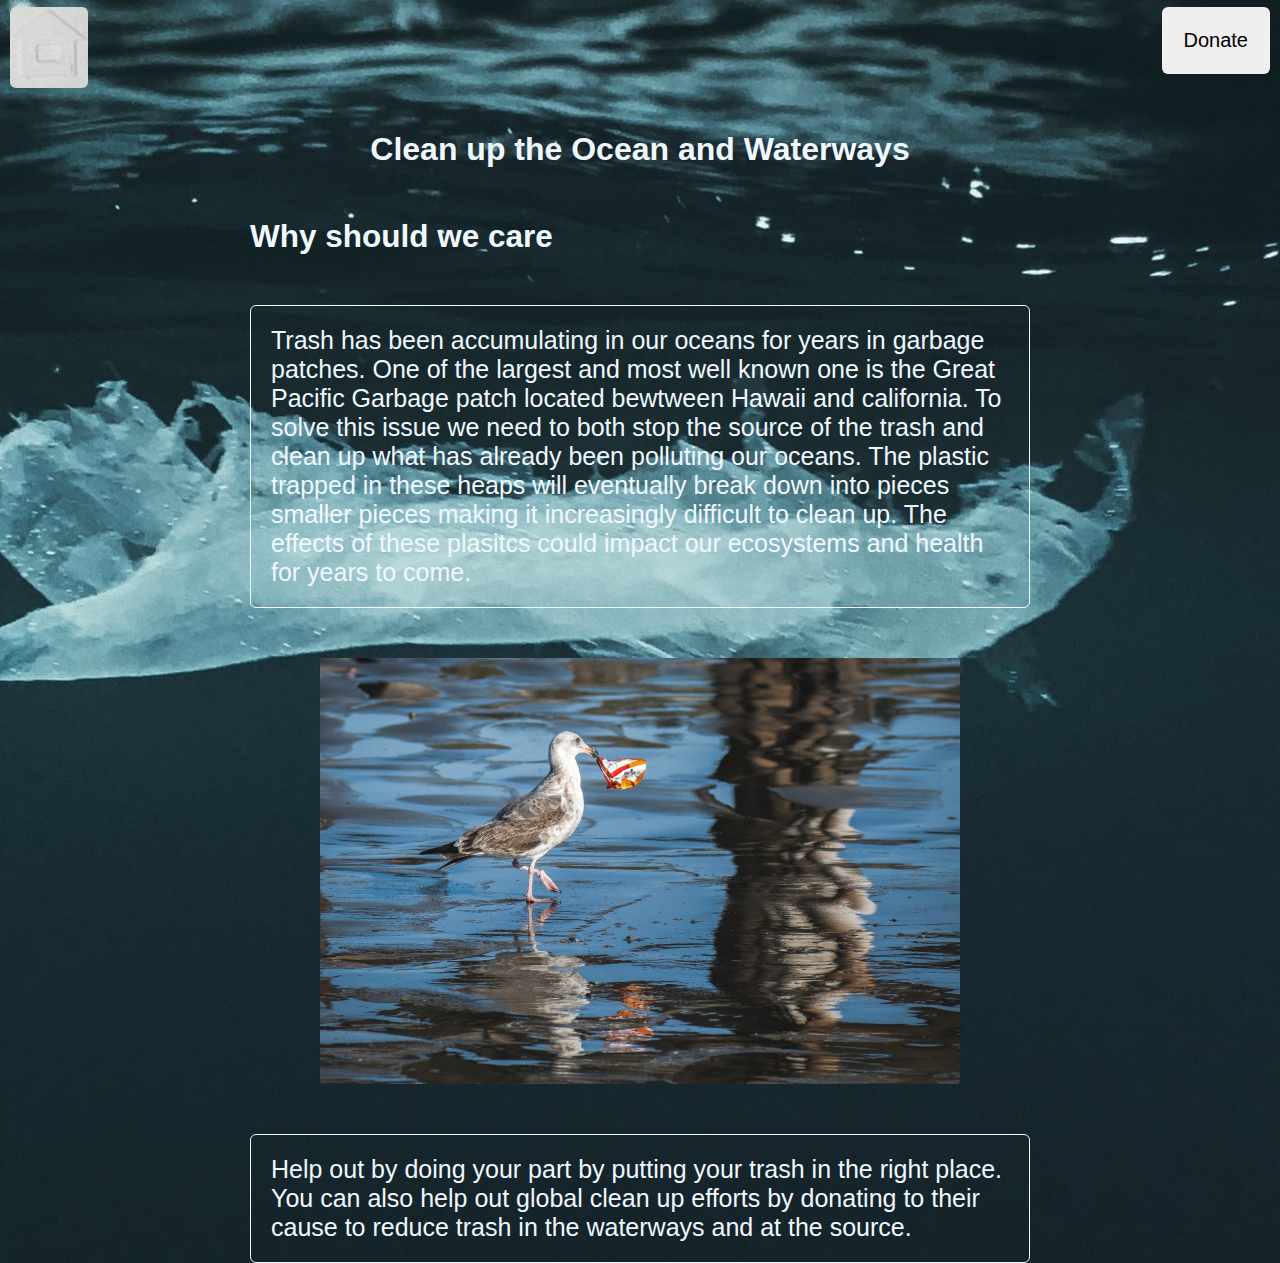
<file: index.html>
<html>
<head>
    <title>HTML & CSS</title>
    <link href="./styles/styles.css" rel="stylesheet">
</head>
<body>
    <nav>
        <a href="index.html">
            <img src="./images/homeButton.jpg" class="nav-logo" />
        </a>
        <header>
            <ul class="nav-items">
                <a href="about.html">
                    <button class="donate">
                        <li>Donate</li>
                    </button>
                </a>
            </ul>
        </header>
    </nav>
    <header>
        <h1 class="home-header">Clean up the Ocean and Waterways<h1>
    </header>
    <main>
        <h2 class="why-care-header">Why should we care</h2>
        <p class="why-care">
            Trash has been accumulating in our oceans
            for years in garbage patches. One of the largest
            and most well known one is the Great Pacific Garbage patch
            located bewtween Hawaii and california. To solve this issue we need
            to both stop the source of the trash and clean up what has already been
            polluting our oceans. The plastic trapped in these heaps will eventually
            break down into pieces smaller pieces making it increasingly difficult
            to clean up. The effects of these plasitcs could impact our ecosystems
            and health for years to come. 
        </p>
        <img src="./images/tim-mossholder-qq-8dpdlBsY-unsplash.jpg" class="main-img" />
        <p class="bottom-text">Help out by doing your part by putting your trash in the right place.
            You can also help out global clean up efforts by donating to their cause 
            to reduce trash in the waterways and at the source.
        </p>
    </main>
</body>
</file>
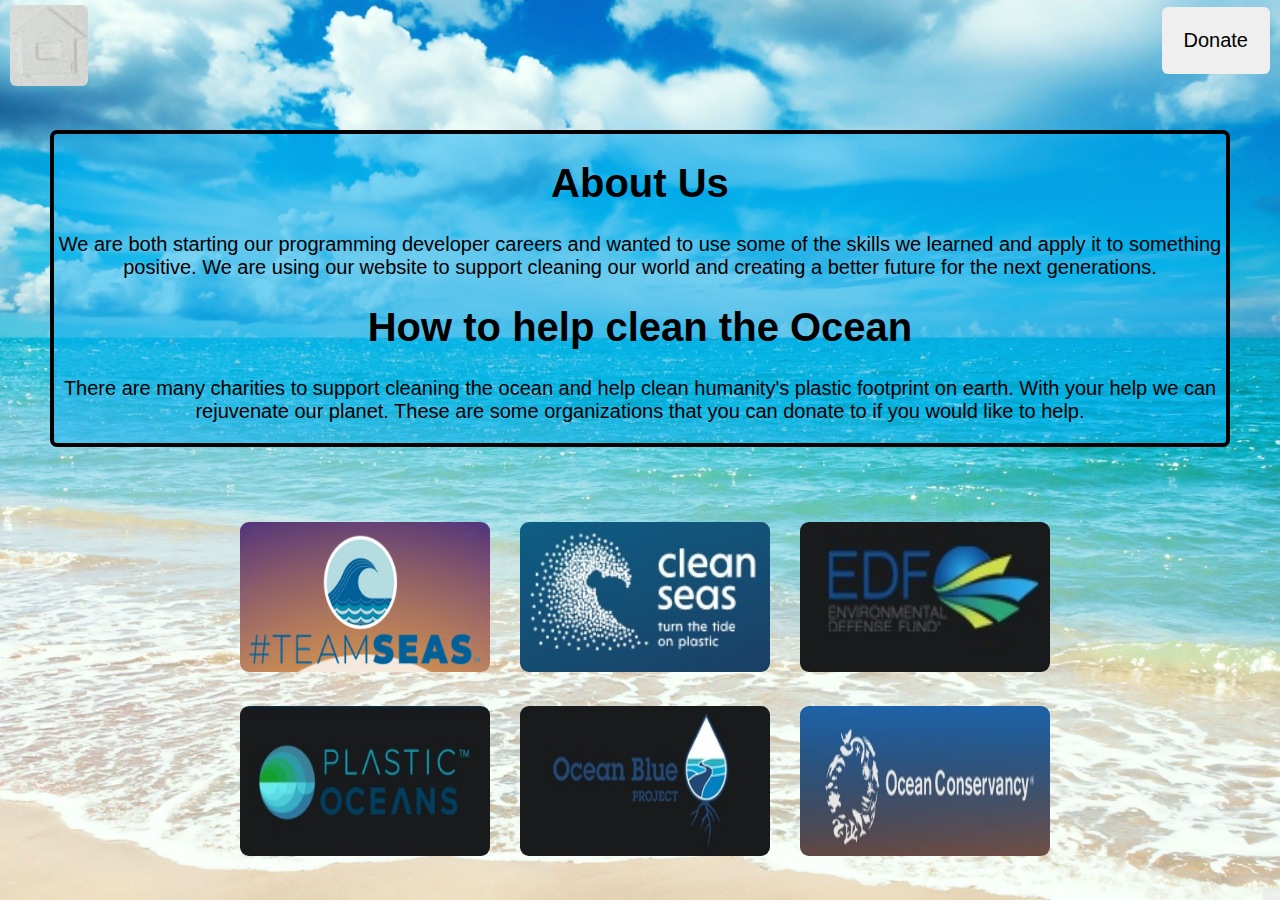
<file: about.html>
<!DOCTYPE html>

<html lang="en">
<head>
    <link rel="stylesheet" href="./styles/styles2.css">
    <meta charset="UTF-8">
    <meta name="viewport" content="width=device-width, initial-scale=1.0">
    <title>About the Seas</title>
</head>
<body>
    <nav class="newNav">
        <a href="index.html">
            <img src="./images/homeButton.jpg" class="nav-logo" />
        </a>
        <header>
            <ul class="nav-items">
                <a href="about.html">
                    <button class="donate">
                        <li>Donate</li>
                    </button>
                </a>
            </ul>
        </header>
    </nav>
    <div class="box">
        <h1>About Us</h1>
        <p>We are both starting our programming developer careers and wanted to use some of the skills we learned and
            apply it to something positive. We are using our website to support cleaning our world and creating a
            better future for the next generations.
        </p>
        <h1>How to help clean the Ocean</h1>
        <p>There are many charities to support cleaning the ocean and help clean humanity's plastic footprint on earth.
            With your help we can rejuvenate our planet. These are some organizations that you can donate to if you
            would like to help. </p>
    </div>
    <div class="shade">
        <div class="card">
            <a class="links shrink" href="https://teamseas.org/">
                <img class="pics " src="./images/teamseas.png">
            </a>
            <a class="links shrink" href="https://www.cleanseas.org/">
                <img class="pics" src="./images/clean.jpg">
            </a>
            <a class="links shrink" href="https://www.edf.org/">
                <img class="pics" src="./images/edf.jpg">
            </a>
        </div>
        <div class="card2">
            <a class="links shrink" href="https://plasticoceans.org/">
                <img class="pics" src="./images/plasticoceans.jpg">
            </a>
            <a class="links shrink" href="https://oceanblueproject.org/">
                <img class="pics" src="./images/oceanblue.jpg">
            </a>
            <a class="links shrink" href="https://oceanconservancy.org/">
                <img class="pics" src="./images/oceancon.jpg">
            </a>
            <div></div>
        </div>
    </div>
</body>
</html>
</file>
<file: styles/styles.css>
main{
    font-size: 21px;
    
}

body{
    margin: 0;
    background-image: url("../images/naja-bertolt-jensen-ex7EKxqShxk-unsplash.jpg");
    height: 100%;
    background-size: fill;
    background-position: center; 
    background-repeat: no-repeat;
    margin-bottom: 30px
}

p{
    font-size:25px;
}

nav {
    display: flex;
    align-items: center;
    padding:30px 0px;
    height: 20px;
    background: none;
    justify-content: space-between;
    background-repeat: no-repeat;
    background-size: cover;
    background-position: center center; 
}

.nav-items{
    list-style: none;
    display: flex;
    text-align: right;
}

.nav-items > li {
    
    font-size: 20px;
    
}

.nav-logo {
    width: 78px;
    border-radius: 6px;
    margin-left:10px ;
    margin-top:15px;
}

.why-care-header{
    color:aliceblue;
    font-family: 'Spline Sans', sans-serif;
    margin-left: 250px;
    margin-top: 50px
}

.why-care {
    color:aliceblue;
    font-family: 'Spline Sans', sans-serif;
    margin: 50px 250px;
    border: 1px solid aliceblue;
    padding: 20px;
    width: auto;
    height: auto;
    
    border-radius: 6px;
}

.home-header{
    padding-top:30px;
    text-align: center;
    color:aliceblue;
    font-family: 'Spline Sans', sans-serif;
}

.donate {
    margin-top:0;
    margin-right: 10px;
    border-radius: 6px;
    border: none;
}

button {
    transition-duration: 0.4s;
    font-size:20px;
    padding: 22px
}
  
button:hover {
    background-color: #61DAFB; /* Green */
    color: white;
}
.main-img{
    display: block;
    width: 50%;
    max-width: 700px;
    margin: 30px auto 30px auto;
    border-radius: 4px;
}
.bottom-text{
    color:aliceblue;
    font-family: 'Spline Sans', sans-serif;
    margin: 50px 250px;
    border: 1px solid aliceblue;
    padding: 20px;
    width: auto;
    height: auto;
    border-radius: 6px;
}
</file>
<file: styles/styles2.css>
html{
    height: 100%;
}

body {
    font-family: Arial, Helvetica, sans-serif;
    background-image: url("../images/bigOcean.jpg");
    background-size: cover;                      
    background-repeat: no-repeat;
    background-position: center center;    
    margin:0;
}

.box {
    display: block;
    align-items: center;
    text-align: center;
    border: solid 4px black;
    border-radius: 7px;
    background: rgba(3, 172, 240, 0.5);
    margin: 50px;  
}

.box > h1{
    font-size: 40px;
}

p{
    font-size: 20px;
    opacity: 100%;
}

.card {
    margin-top: 135px;
    display: flex;
    justify-content: center;
}

.card2  {
    margin-top: 10px;
    margin-bottom: 10px;
    display: flex;
    justify-content: center;
}

.links > img{
    width: 250px;
    height: 150px;
}

.shade{
    margin-top: -80px;
}

.pics {
    margin-top: 20px;
    border-radius: 9px;
    margin-right:10px ;
    margin-left: 20px;
}

.info {
    background-color: white;
    display: flex;
}

.earth{
    display: flex;
    justify-content: center;
    width: 250px;
    height: 150px;
    margin-top: 10px;
    border-radius: 9px;
}

.shrink img:hover{
    -webkit-transform: scale(0.8);
    -ms-transform: scale(0.8);
     transform: scale(0.8);
    transition: 1s ease;
}  

.nav-items{
    list-style: none;
    display: flex;
    text-align: right;
}
    
.nav-items > li {      
    font-size: 20px;       
}
   
.nav-logo {
    width: 78px;
    border-radius: 6px;
    margin-left:10px ;
    margin-top:15px;
}  

.donate {
    margin-top:0;
    margin-right: 10px;
    border-radius: 6px;
    border: none;
}
    
button {
    transition-duration: 0.4s;
    font-size:20px;
    padding: 22px;
    margin: 0px;
}
    
button:hover {
    background-color: #61DAFB; /* Green */
    color: white;
}

.newNav {
    display: flex;
    align-items: center;
    padding:30px 0px;
    height: 20px;
    justify-content: space-between;
    background: none;
    background-repeat: no-repeat;
    background-size: cover;
    background-position: center center; 
}
</file>
